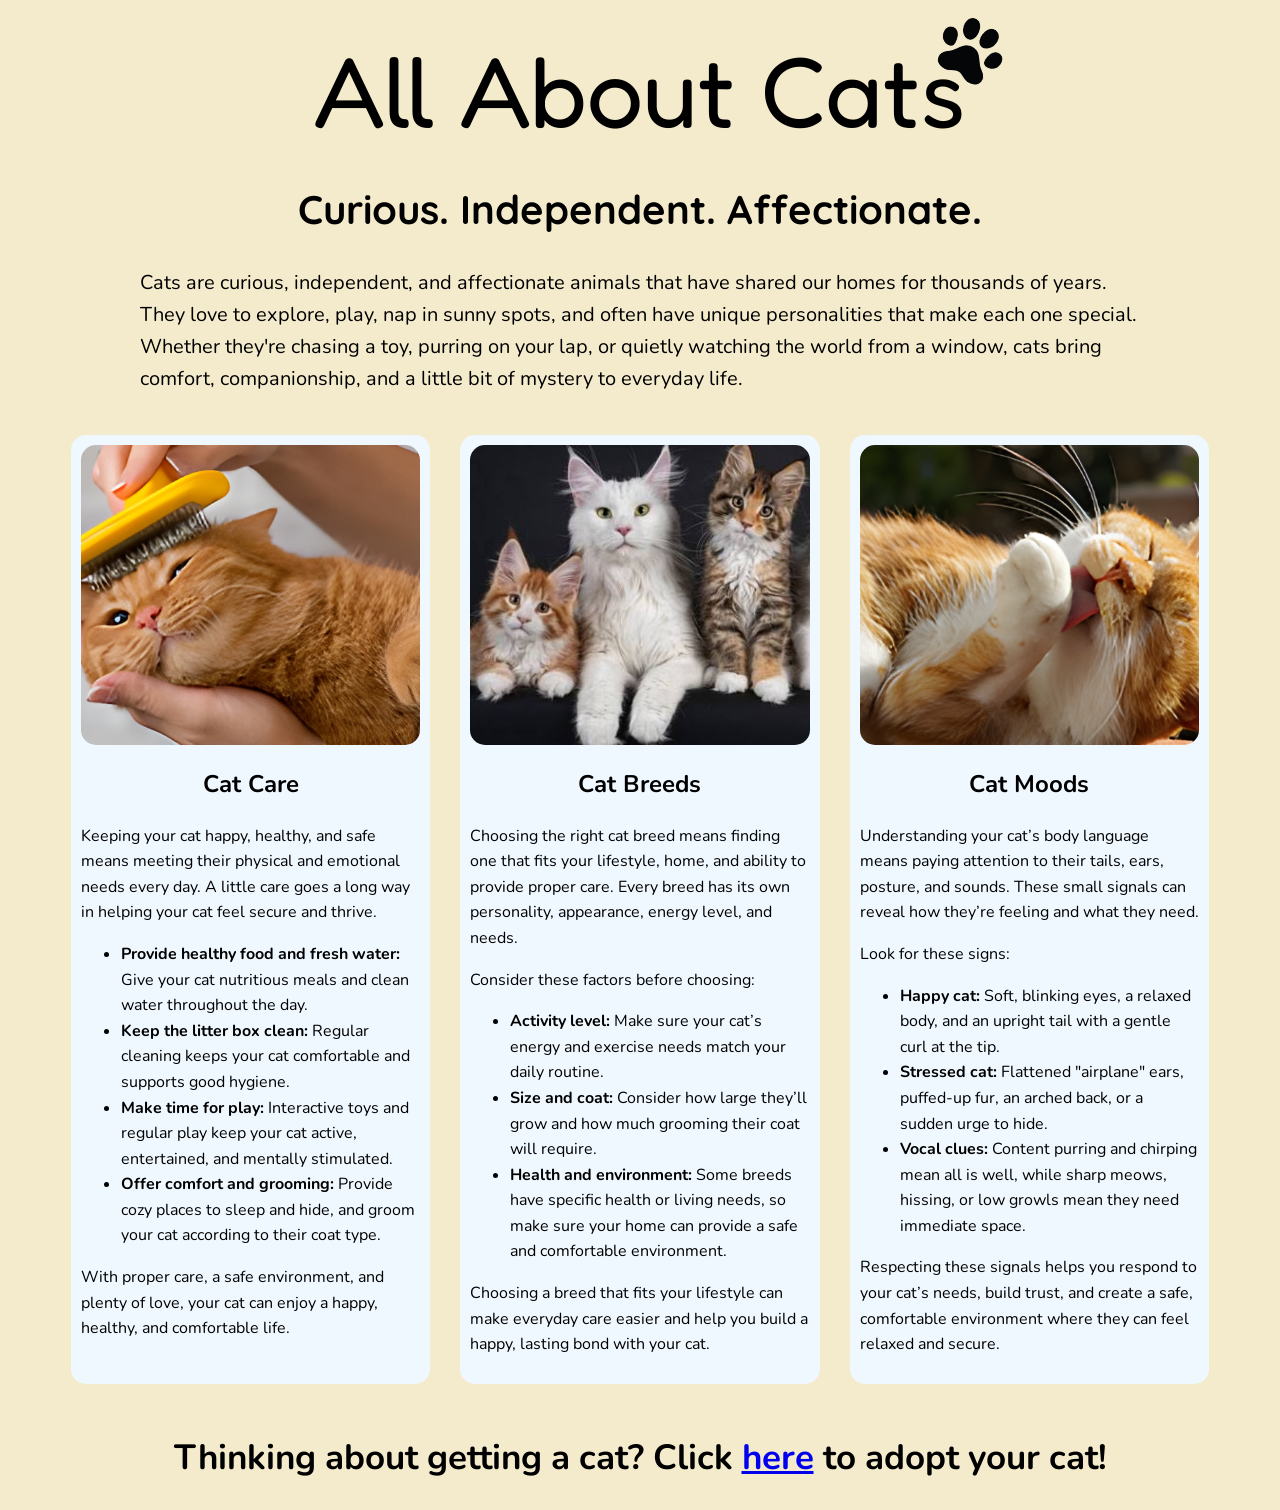
<file: index.html>
<!DOCTYPE html>
<html lang = "en">
    <head>
    <meta charset="UTF-8">
    <meta name="viewport" content="width=device-width, initial-scale=1.0">
    <meta name="description" content="An informative website about cat care, cat breeds, and cat moods.">
    <title>Cat Website</title>
<link rel="stylesheet" href="style.css">
    </head>

<body>

<div class="catPawContainer">
    <h1 id="MainText">All About Cats</h1>
    <img id="CatPawImage" src="Images/CatPawImg.png" alt="Cat Paw">
</div>

<h2 id = "Introduction" class = "highlight">Curious. Independent. Affectionate.</h2>

<p id = "CatIntroText">
    Cats are curious, independent, and affectionate animals that have shared our homes for thousands of years. They love to explore, play, nap in sunny spots, and often have unique personalities that make each one special. Whether they're chasing a toy, purring on your lap, or quietly watching the world from a window, cats bring comfort, companionship, and a little bit of mystery to everyday life.
</p>

    <section class = "three-column">
        <div class = "card">
        <img class = "CatImage" src = "Images/CatCareImageForUsage.png" alt = "Cat Care Image">
        <h2 id = "CatCareText">Cat Care</h2>
        <p id = "CatCareTextInfo">Keeping your cat happy, healthy, and safe means meeting their physical and emotional needs every day. A little care goes a long way in helping your cat feel secure and thrive.</p>
        <ul>
            <li><span class = "highlight">Provide healthy food and fresh water:</span> Give your cat nutritious meals and clean water throughout the day.</li>
            <li><span class = "highlight">Keep the litter box clean:</span> Regular cleaning keeps your cat comfortable and supports good hygiene.</li>
            <li><span class = "highlight">Make time for play:</span> Interactive toys and regular play keep your cat active, entertained, and mentally stimulated.</li>
            <li><span class = "highlight">Offer comfort and grooming:</span> Provide cozy places to sleep and hide, and groom your cat according to their coat type.</li>
        </ul>
        <p>With proper care, a safe environment, and plenty of love, your cat can enjoy a happy, healthy, and comfortable life.</p>
        </div>
        <div class = "card">
            <img class = "CatImage" src = "Images/CatBreedImageForUsage.jpg" alt = "Cat Breed Image">
            <h2 id = "CatBreedsText">Cat Breeds</h2>
            <p id = "CatBreedsTextInfo">Choosing the right cat breed means finding one that fits your lifestyle, home, and ability to provide proper care. Every breed has its own personality, appearance, energy level, and needs.</p>
            <p>Consider these factors before choosing:</p>
            <ul>
                <li><span class = "highlight">Activity level:</span> Make sure your cat’s energy and exercise needs match your daily routine.</li>
                <li><span class = "highlight">Size and coat:</span> Consider how large they’ll grow and how much grooming their coat will require.</li>
                <li><span class = "highlight">Health and environment:</span> Some breeds have specific health or living needs, so make sure your home can provide a safe and comfortable environment.</li>
            </ul>
            <p>Choosing a breed that fits your lifestyle can make everyday care easier and help you build a happy, lasting bond with your cat.</p>
        </div>
         <div class = "card">
            <img class = "CatImage" src = "Images/CatMoodsImageForUsage.png" alt = "Cat Moods Image">
            <h2 id = "CatMoodsText">Cat Moods</h2>

            <p id = "CatMoodsTextInfo">Understanding your cat’s body language means paying attention to their tails, ears, posture, and sounds. These small signals can reveal how they’re feeling and what they need.</p>
            <p>Look for these signs:</p>
        <ul>
            <li><span class = "highlight">Happy cat:</span> Soft, blinking eyes, a relaxed body, and an upright tail with a gentle curl at the tip.</li>
            <li><span class = "highlight">Stressed cat:</span> Flattened "airplane" ears, puffed-up fur, an arched back, or a sudden urge to hide.</li>
            <li><span class = "highlight">Vocal clues:</span> Content purring and chirping mean all is well, while sharp meows, hissing, or low growls mean they need immediate space.</li>
        </ul>
        <p>Respecting these signals helps you respond to your cat’s needs, build trust, and create a safe, comfortable environment where they can feel relaxed and secure.</p>
    </div>    
    </section>

    <h2 id = "AdoptCatText">Thinking about getting a cat? Click <a id = "linkToAdoptSite" href = "https://cats.org.nz/adopt/">here</a> to adopt your cat!</h2>
</body>
</html>
</file>
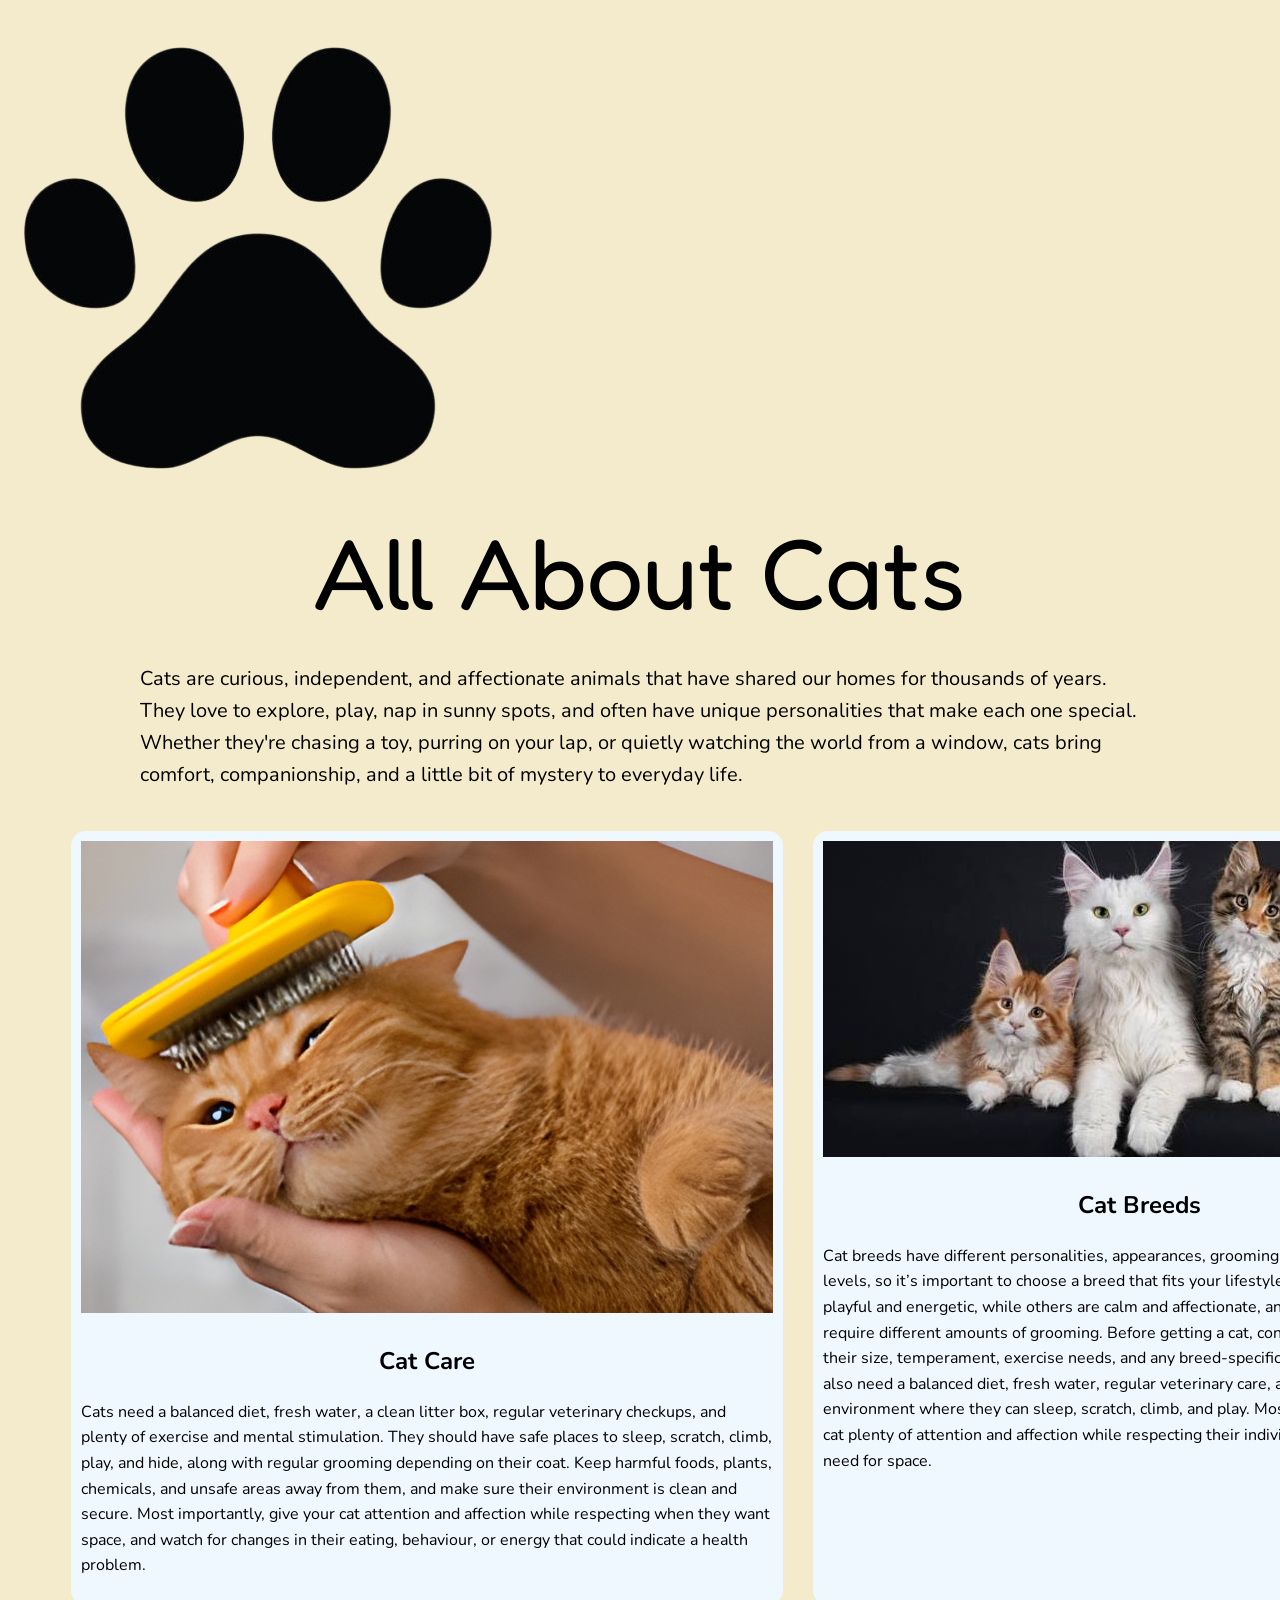
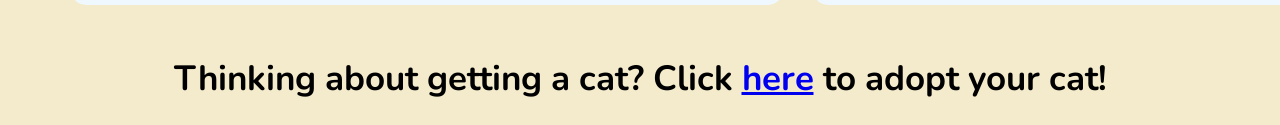
<file: CatWeb.html>
<!DOCTYPE html>
<html lang = "en">
    <head>
    <title>Cat Website</title>
<link rel="stylesheet" href="style.css">
    </head>

<body>
<img  id = "CatPaw"  src = "Images/2026_08_03_0nf_Kleki-removebg-preview.png" alt = "Cat Paw Image">
<h1 id = "MainText">All About Cats</h1>

<p id = "CatIntroText">
    Cats are curious, independent, and affectionate animals that have shared our homes for thousands of years. They love to explore, play, nap in sunny spots, and often have unique personalities that make each one special. Whether they're chasing a toy, purring on your lap, or quietly watching the world from a window, cats bring comfort, companionship, and a little bit of mystery to everyday life.
</p>

    <section class = "three-column">
        <div class = "card">
        <img id = "CatCareImage" src = "Images/CatCareImage_upscaled.png" alt = "Cat Care Image">
        <h2 id = "CatCareText">Cat Care</h2>
        <p id = "CatCareTextInfo">Cats need a balanced diet, fresh water, a clean litter box, regular veterinary checkups, and plenty of exercise and mental stimulation. They should have safe places to sleep, scratch, climb, play, and hide, along with regular grooming depending on their coat. Keep harmful foods, plants, chemicals, and unsafe areas away from them, and make sure their environment is clean and secure. Most importantly, give your cat attention and affection while respecting when they want space, and watch for changes in their eating, behaviour, or energy that could indicate a health problem.</p>
        </div>
        <div class = "card">
            <img id = "CatBreedsImage" src = "Images/images (1).jpg" alt = "Cat Breed Image">
            <h2 id = "CatBreedsText">Cat Breeds</h2>
            <p id = "CatBreedsTextInfo">Cat breeds have different personalities, appearances, grooming needs, and activity levels, so it’s important to choose a breed that fits your lifestyle. Some breeds are playful and energetic, while others are calm and affectionate, and their coats may require different amounts of grooming. Before getting a cat, consider factors such as their size, temperament, exercise needs, and any breed-specific health concerns. Cats also need a balanced diet, fresh water, regular veterinary care, and a safe, comfortable environment where they can sleep, scratch, climb, and play. Most importantly, give your cat plenty of attention and affection while respecting their individual personality and need for space.</p>
        </div>
         <div class = "card">
            <img id = "CatMoodsImage" src = "Images/CatMoodsImage_upscaled.png" alt = "Cat Moods Image">
            <h2 id = "CatMoodsText">Cat Moods</h2>
            <p id = "CatMoodsTextInfo">Cats can experience a wide range of moods, including happiness, excitement, curiosity, fear, stress, and irritation. They often communicate how they feel through their body language, facial expressions, tail movements, and sounds such as purring, meowing, hissing, or growling. A relaxed cat may have soft eyes, a loose body, and an upright or gently moving tail, while a frightened or angry cat may flatten their ears, puff up their fur, or hide. It’s important to pay attention to these signs and give your cat space when they seem stressed or upset. Understanding your cat’s moods can help you build trust, respond to their needs, and create a safe and comfortable environment for them.</p>
        </div>
    </section>

    <h1 id = "AdoptCatText">Thinking about getting a cat? Click <a id = "linkToAdoptSite" href = "https://cats.org.nz/adopt/">here</a> to adopt your cat!</h1>
</body>
</html>
</file>
<file: style.css>
@import url("https://fonts.googleapis.com/css2?family=Fredoka:wght@300..700&display=swap");
@import url('https://fonts.googleapis.com/css2?family=Nunito:ital,wght@0,200..1000;1,200..1000&display=swap');
@import url('https://fonts.googleapis.com/css2?family=Quicksand:wght@300..700&display=swap');

.catPawContainer {
    position: relative;
    width: fit-content;
    margin: 30px auto 0;
}

#Introduction {
    font-size: 40px;
    text-align: center;
    font-family: "Quicksand";
    font-weight:bolder;
}

#CatPawImage {
    position: absolute;
    width: 70px;
    right: -40px;
    top: -15px;
    transform: rotate(30deg);
}

#MainText {
    text-align: center;
    font-size: 100px;
    margin: 0;
    font-family: "Fredoka";
    font-weight: normal;
}

#CatIntroText {
    font-size: 20px;
    max-width: 1000px;
    margin: 30px auto;
    line-height: 1.6;
    font-family: "Nunito";
}

body {
    background-color: #F3EBCB;
}

#AdoptCatText {
    font-size:35px;
    text-align: center;
    width: 100%;
    font-family: "Nunito";
}

#linkToAdoptSite {
    display: inline;
}

.three-column {
    display:grid;
    grid-template-columns: repeat(3,1fr);
    gap:30px;
    width:90%;
    margin: auto;
    margin-top: 40px;
    margin-bottom: 50px;
}

.CatImage {
    width: 100%;
    height: 300px;
    object-fit: cover;
    display: block;
    border-radius: 15px;
}




#CatCareText {
    text-align: center;
    font-family: "Nunito";
    font-weight: bold;
}

#CatBreedsText {

    text-align: center;
    font-family: "Nunito";
    font-weight: bold;
}

#CatMoodsText {

    text-align: center;
    font-family: "Nunito";
    font-weight: bold;
}

.highlight {
    font-weight:bold;
}
.card {
    line-height:1.6;
    font-family:"Nunito";
    background-color: aliceblue;
    border-radius: 15px;
    padding:10px;
}

a:visited {
  color: blue;
}

@media (max-width: 800px) {
    .three-column {
        grid-template-columns: 1fr;
    }

    #MainText {
        font-size: 60px;
    }

    #Introduction {
        font-size: 30px;
    }
}
</file>
